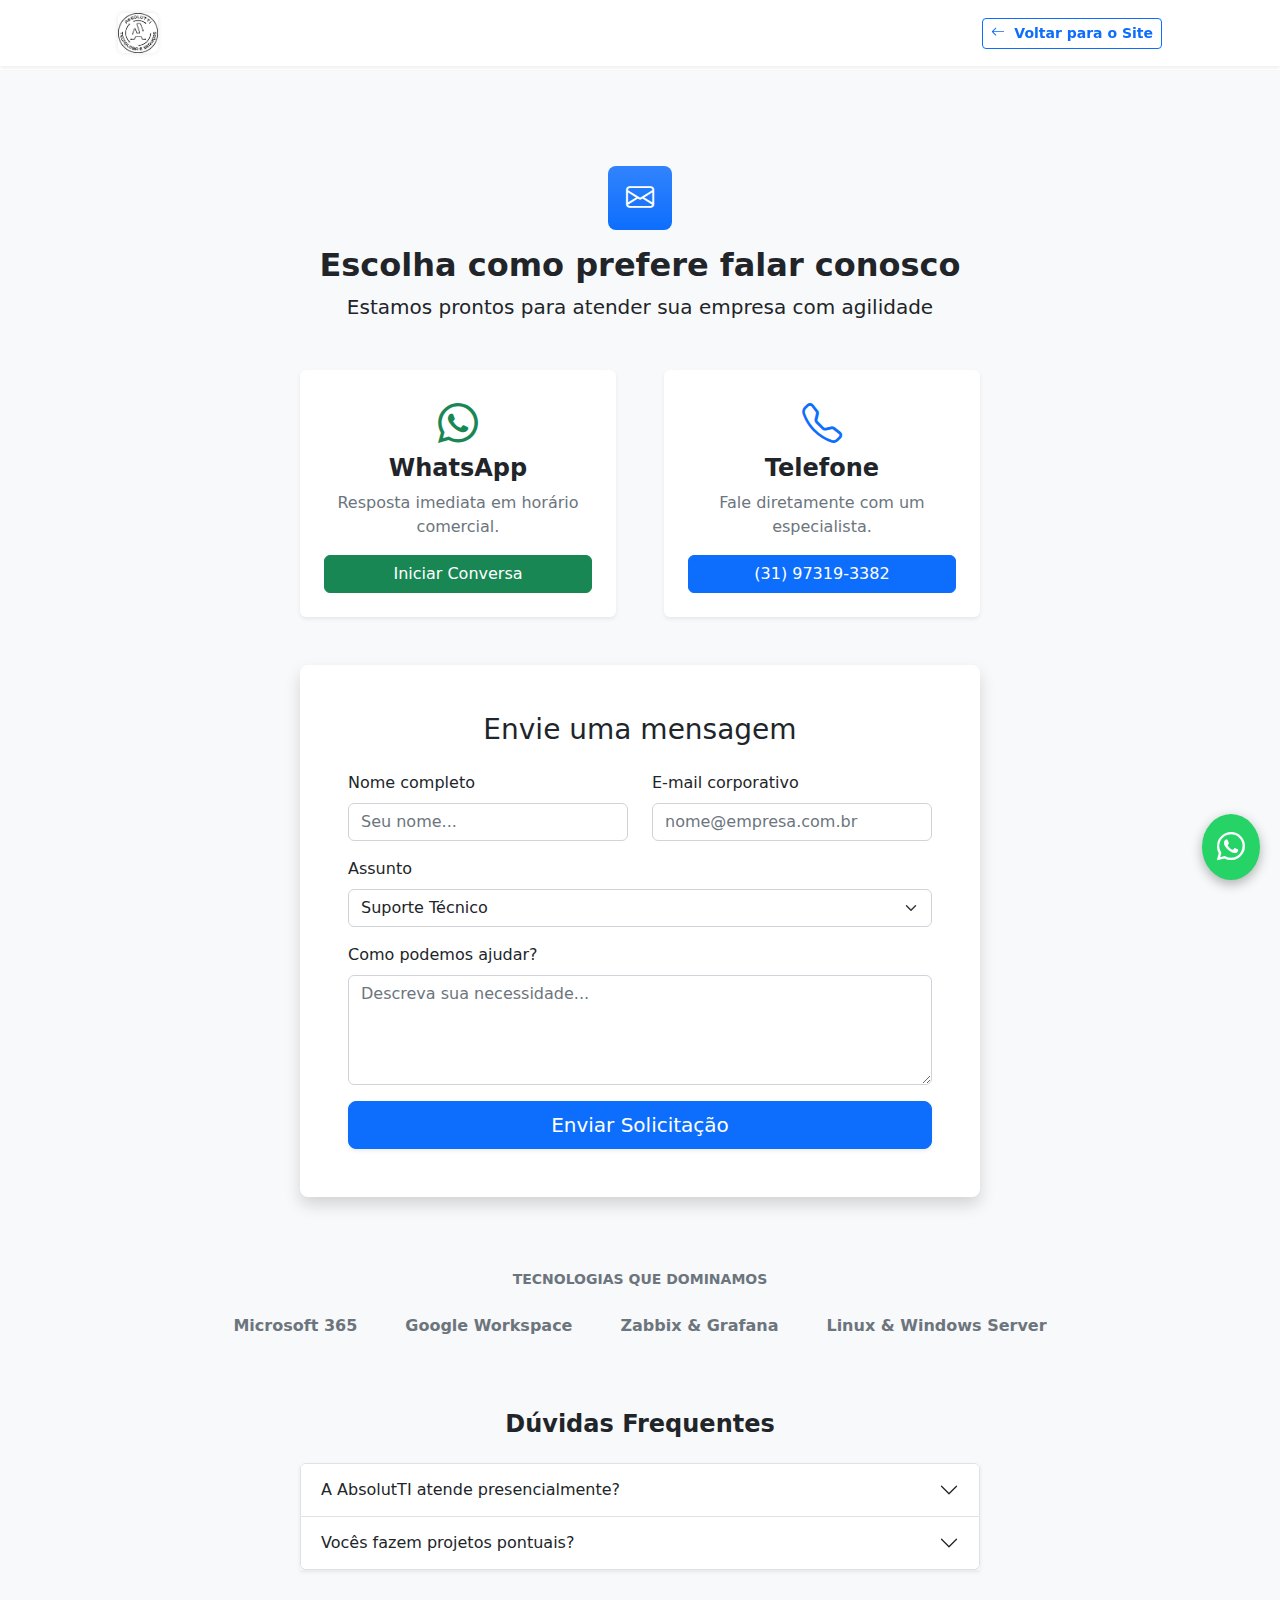
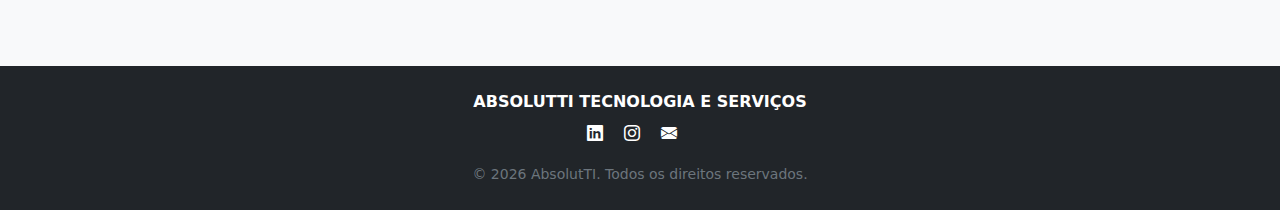
<file: contato.html>
<?xml version="1.0" encoding="utf-8"?>
<!DOCTYPE html>
<html xmlns="http://www.w3.org/1999/xhtml" lang="pt-br">
<head>
    <script async src="https://www.googletagmanager.com/gtag/js?id=G-K57XXMJR51"></script>
    <script>
      window.dataLayer = window.dataLayer || [];
      function gtag(){dataLayer.push(arguments);}
      gtag('js', new Date());
      gtag('config', 'G-K57XXMJR51');
    </script>

    <meta charset="utf-8"/>
    <meta name="viewport" content="width=device-width, initial-scale=1, shrink-to-fit=no"/>
    <title>Contato - ABSOLUTTI Tecnologia</title>
    <meta name="description" content="Fale com a AbsolutTI. Consultoria e Outsourcing de TI em BH e Região."/>

    <link rel="icon" type="image/x-icon" href="assets/favicon.ico"/>
    <link href="https://cdn.jsdelivr.net/npm/bootstrap-icons@1.4.1/font/bootstrap-icons.css" rel="stylesheet"/>
    <link href="css/styles.css" rel="stylesheet"/>
    
    <style>
        .navbar-brand img { height: 40px; }
        .tech-icon { filter: grayscale(100%); opacity: 0.6; transition: 0.3s; max-height: 40px; }
        .tech-icon:hover { filter: grayscale(0%); opacity: 1; }
        .accordion-button:not(.collapsed) { background-color: #f8f9fa; color: #0d6efd; }
        /* Compensação para navbar fixa */
        body { padding-top: 70px; }
    </style>
</head>

<body>
    <nav class="navbar navbar-expand-lg navbar-light bg-white shadow-sm fixed-top">
        <div class="container px-5">
            <a class="navbar-brand" href="index.html">
                <img src="assets/img/logoblack.png" alt="Logo AbsolutTI" />
            </a>
            <div class="ms-auto">
                <a class="btn btn-outline-primary btn-sm fw-bold" href="index.html">
                    <i class="bi bi-arrow-left me-1"></i> Voltar para o Site
                </a>
            </div>
        </div>
    </nav>

    <a href="https://wa.me/5531973193382" class="whatsapp-float" target="_blank" data-bs-toggle="tooltip" data-bs-placement="left" title="Fale conosco no WhatsApp">
        <i class="bi bi-whatsapp fs-3"></i>
    </a>

    <section class="py-5 bg-light" id="contato">
        <div class="container px-5 my-5">
            <div class="text-center mb-5">
                <div class="feature bg-primary bg-gradient text-white rounded-3 mb-3 d-inline-flex p-3"><i class="bi bi-envelope fs-3"></i></div>
                <h2 class="fw-bolder">Escolha como prefere falar conosco</h2>
                <p class="lead mb-0">Estamos prontos para atender sua empresa com agilidade</p>
            </div>
            
            <div class="row gx-5 justify-content-center">
                <div class="col-lg-4 mb-5">
                    <div class="card h-100 border-0 shadow-sm text-center">
                        <div class="card-body p-4">
                            <i class="bi bi-whatsapp text-success fs-1 mb-3"></i>
                            <h3 class="h4 fw-bolder">WhatsApp</h3>
                            <p class="text-muted">Resposta imediata em horário comercial.</p>
                            <a class="btn btn-success w-100" href="https://wa.me/5531973193382" target="_blank">Iniciar Conversa</a>
                        </div>
                    </div>
                </div>

                <div class="col-lg-4 mb-5">
                    <div class="card h-100 border-0 shadow-sm text-center">
                        <div class="card-body p-4">
                            <i class="bi bi-telephone text-primary fs-1 mb-3"></i>
                            <h3 class="h4 fw-bolder">Telefone</h3>
                            <p class="text-muted">Fale diretamente com um especialista.</p>
                            <a class="btn btn-primary w-100" href="tel:+5531973193382">(31) 97319-3382</a>
                        </div>
                    </div>
                </div>

                <div class="col-lg-8 mb-5">
                    <div class="bg-white rounded-3 shadow p-4 p-md-5">
                        <h3 class="text-center mb-4">Envie uma mensagem</h3>
                        <form id="contactForm">
                            <div class="row mb-3">
                                <div class="col-md-6 mb-3 mb-md-0">
                                    <label class="form-label" for="name">Nome completo</label>
                                    <input class="form-control" name="nome" id="name" type="text" placeholder="Seu nome..." required="required" />
                                </div>
                                <div class="col-md-6">
                                    <label class="form-label" for="email">E-mail corporativo</label>
                                    <input class="form-control" name="email" id="email" type="email" placeholder="nome@empresa.com.br" required="required" />
                                </div>
                            </div>
                            <div class="mb-3">
                                <label class="form-label" for="subject">Assunto</label>
                                <select class="form-select" name="assunto" id="subject">
                                    <option value="suporte">Suporte Técnico</option>
                                    <option value="consultoria">Consultoria / Projetos</option>
                                    <option value="parceria">Parcerias</option>
                                    <option value="outros">Outros</option>
                                </select>
                            </div>
                            <div class="mb-3">
                                <label class="form-label" for="message">Como podemos ajudar?</label>
                                <textarea class="form-control" name="mensagem" id="message" rows="4" placeholder="Descreva sua necessidade..." required="required"></textarea>
                            </div>
                            <div class="d-grid">
                                <button class="btn btn-primary btn-lg shadow-sm" id="submitButton" type="submit">Enviar Solicitação</button>
                            </div>
                        </form>
                    </div>
                </div>

                <div class="col-lg-10 text-center mb-5 mt-4">
                    <p class="small text-uppercase fw-bold text-muted mb-4">Tecnologias que dominamos</p>
                    <div class="d-flex flex-wrap justify-content-center align-items-center gap-4 gap-md-5">
                        <span class="fw-bold text-muted fs-6">Microsoft 365</span>
                        <span class="fw-bold text-muted fs-6">Google Workspace</span>
                        <span class="fw-bold text-muted fs-6">Zabbix & Grafana</span>
                        <span class="fw-bold text-muted fs-6">Linux & Windows Server</span>
                    </div>
                </div>

                <div class="col-lg-8 mt-4">
                    <h3 class="h4 fw-bolder text-center mb-4">Dúvidas Frequentes</h3>
                    <div class="accordion shadow-sm" id="faqAccordion">
                        <div class="accordion-item">
                            <h2 class="accordion-header" id="headingOne">
                                <button class="accordion-button collapsed" type="button" data-bs-toggle="collapse" data-bs-target="#collapseOne">
                                    A AbsolutTI atende presencialmente?
                                </button>
                            </h2>
                            <div id="collapseOne" class="accordion-collapse collapse" data-bs-parent="#faqAccordion">
                                <div class="accordion-body">Sim, realizamos atendimento remoto para todo o Brasil e suporte presencial em <strong>Belo Horizonte, Betim, Contagem e Ibirité</strong>.</div>
                            </div>
                        </div>
                        <div class="accordion-item">
                            <h2 class="accordion-header" id="headingTwo">
                                <button class="accordion-button collapsed" type="button" data-bs-toggle="collapse" data-bs-target="#collapseTwo">
                                    Vocês fazem projetos pontuais?
                                </button>
                            </h2>
                            <div id="collapseTwo" class="accordion-collapse collapse" data-bs-parent="#faqAccordion">
                                <div class="accordion-body">Sim. Atendemos desde projetos de migração para nuvem e segurança até contratos mensais de outsourcing completo.</div>
                            </div>
                        </div>
                    </div>
                </div>
            </div>
        </div>
    </section>

    <footer class="bg-dark text-white py-4">
        <div class="container text-center">
            <div class="mb-2 text-uppercase fw-bold">ABSOLUTTI TECNOLOGIA E SERVIÇOS</div>
            <div class="mb-3">
                <a href="https://www.linkedin.com/company/absolutti-tecnologia-e-servi%C3%A7os" class="text-white me-3" target="_blank"><i class="bi bi-linkedin"></i></a>
                <a href="https://www.instagram.com/absoluttibr" class="text-white me-3" target="_blank"><i class="bi bi-instagram"></i></a>
                <a href="mailto:suporte@absolutti.com" class="text-white me-3"><i class="bi bi-envelope-fill"></i></a>
            </div>
            <small class="text-muted">
                © 2026 AbsolutTI. Todos os direitos reservados.
            </small>
        </div>
    </footer>

    <script src="https://cdn.jsdelivr.net/npm/bootstrap@5.2.3/dist/js/bootstrap.bundle.min.js"></script>
    <script>
        const tooltipTriggerList = document.querySelectorAll('[data-bs-toggle="tooltip"]');
        const tooltipList = [...tooltipTriggerList].map(el => new bootstrap.Tooltip(el));

        const form = document.getElementById('contactForm');
        form.addEventListener('submit', async function(e) {
            e.preventDefault();
            const button = document.getElementById('submitButton');
            const formData = new FormData(this);
            button.disabled = true;
            button.innerText = 'Enviando...';
            try {
                const response = await fetch('https://formspree.io/f/xaqdvkrw', {
                    method: 'POST',
                    body: formData,
                    headers: { 'Accept': 'application/json' }
                });
                if (response.ok) {
                    alert('Mensagem enviada com sucesso! Entraremos em contato em breve.');
                    form.reset();
                } else {
                    alert('Erro ao enviar. Tente novamente ou use o WhatsApp.');
                }
            } catch (error) {
                alert('Erro de conexão.');
            } finally {
                button.disabled = false;
                button.innerText = 'Enviar Solicitação';
            }
        });
    </script>
</body>
</html>
</file>
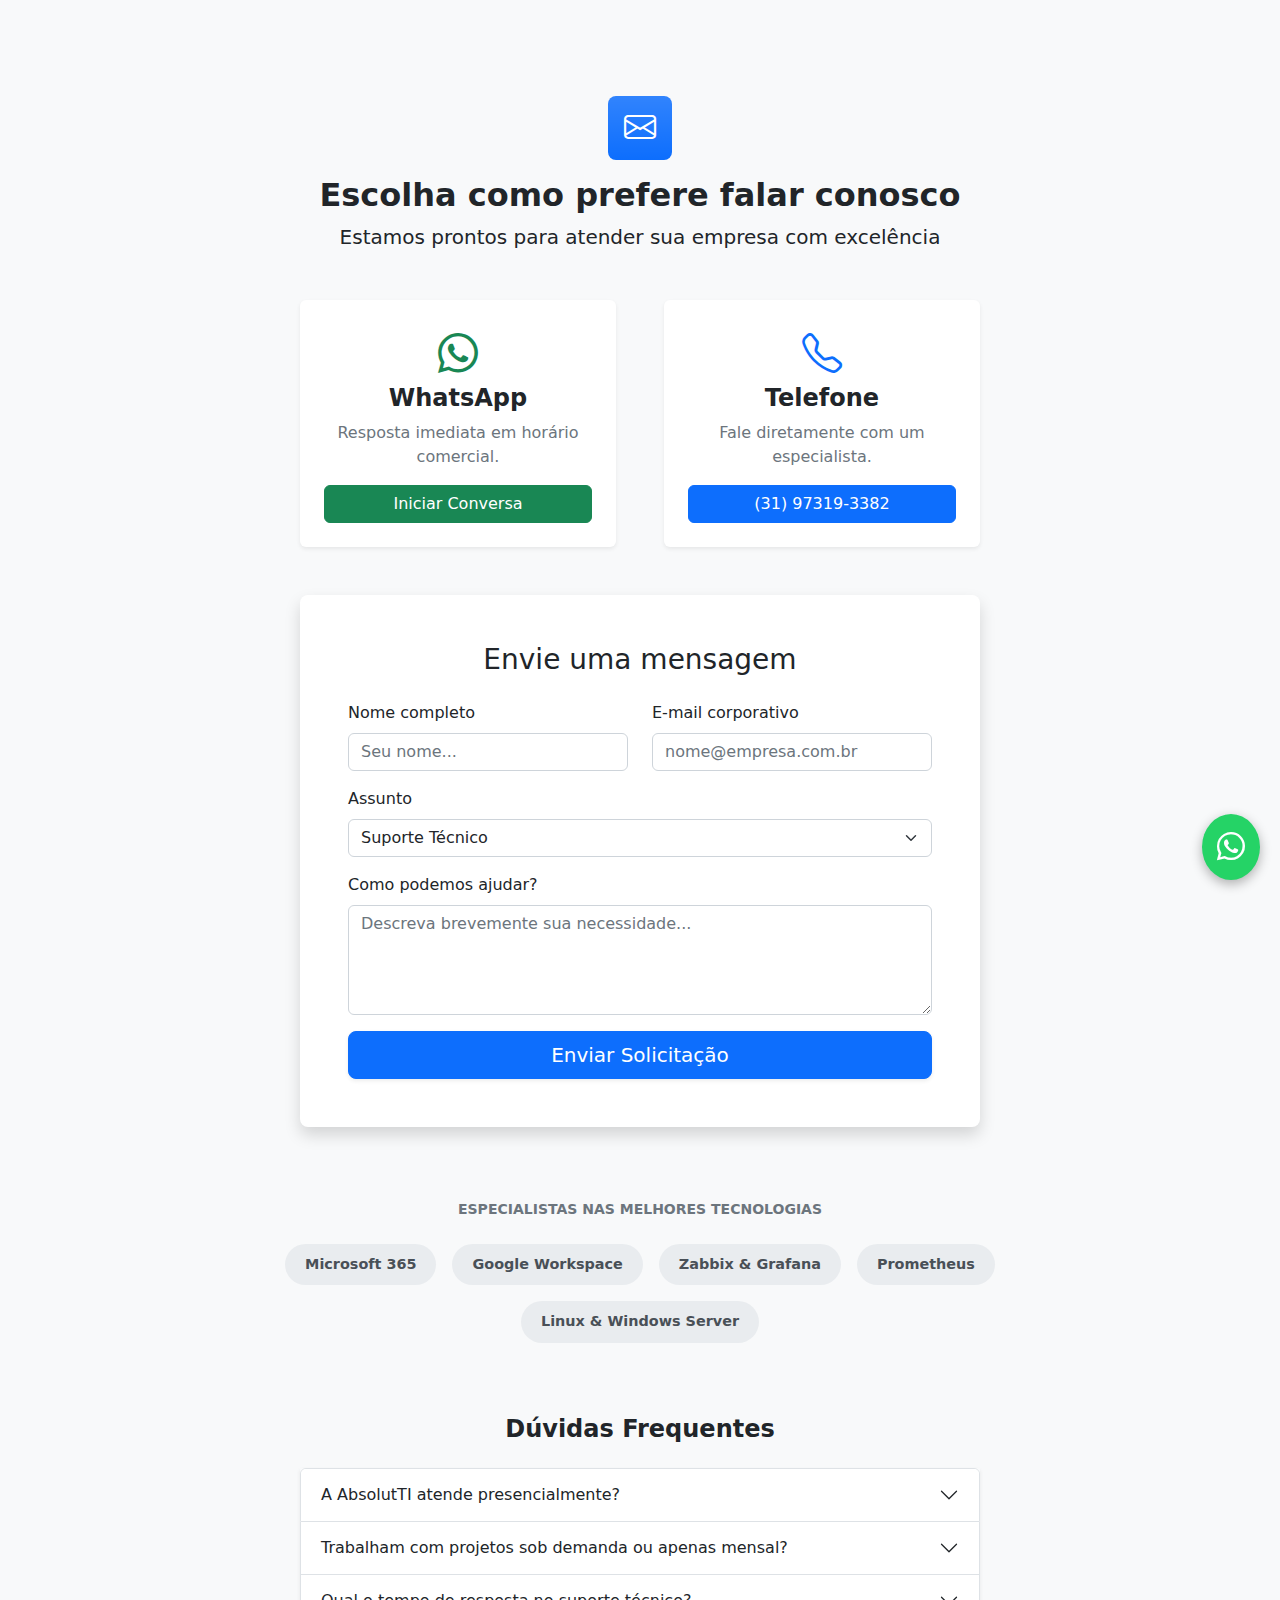
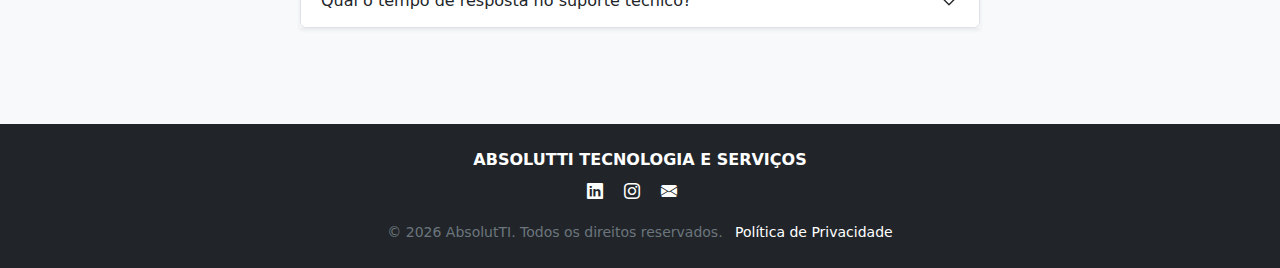
<file: teste.html>
<?xml version="1.0" encoding="utf-8"?>
<!DOCTYPE html>
<html xmlns="http://www.w3.org/1999/xhtml" lang="pt-br">
<head>
    <script async src="https://www.googletagmanager.com/gtag/js?id=G-K57XXMJR51"></script>
    <script>
      window.dataLayer = window.dataLayer || [];
      function gtag(){dataLayer.push(arguments);}
      gtag('js', new Date());
      gtag('config', 'G-K57XXMJR51');
    </script>

    <meta charset="utf-8"/>
    <meta name="viewport" content="width=device-width, initial-scale=1, shrink-to-fit=no"/>
    <title>Contato - ABSOLUTTI Tecnologia</title>
    <meta name="description" content="Fale com a AbsolutTI. Consultoria e Outsourcing de TI em BH, Betim, Contagem e Região."/>

    <link rel="icon" type="image/x-icon" href="assets/favicon.ico"/>
    <link href="https://cdn.jsdelivr.net/npm/bootstrap-icons@1.4.1/font/bootstrap-icons.css" rel="stylesheet"/>
    <link href="css/styles.css" rel="stylesheet"/>
    
    <style>
        .accordion-button:not(.collapsed) { background-color: #f8f9fa; color: #0d6efd; }
        .tech-badge { background: #e9ecef; color: #495057; padding: 10px 20px; border-radius: 50px; font-weight: 600; font-size: 0.9rem; transition: 0.3s; }
        .tech-badge:hover { background: #0d6efd; color: #fff; }
    </style>
</head>

<body>
    <a href="https://wa.me/5531973193382" class="whatsapp-float" target="_blank" data-bs-toggle="tooltip" data-bs-placement="left" title="Fale conosco no WhatsApp">
        <i class="bi bi-whatsapp fs-3"></i>
    </a>

    <section class="py-5 bg-light" id="contato">
        <div class="container px-5 my-5">
            <div class="text-center mb-5">
                <div class="feature bg-primary bg-gradient text-white rounded-3 mb-3"><i class="bi bi-envelope"></i></div>
                <h2 class="fw-bolder">Escolha como prefere falar conosco</h2>
                <p class="lead mb-0">Estamos prontos para atender sua empresa com excelência</p>
            </div>
            
            <div class="row gx-5 justify-content-center">
                <div class="col-lg-4 mb-5">
                    <div class="card h-100 border-0 shadow-sm text-center">
                        <div class="card-body p-4">
                            <i class="bi bi-whatsapp text-success fs-1 mb-3"></i>
                            <h3 class="h4 fw-bolder">WhatsApp</h3>
                            <p class="text-muted">Resposta imediata em horário comercial.</p>
                            <a class="btn btn-success w-100" href="https://wa.me/5531973193382" target="_blank">Iniciar Conversa</a>
                        </div>
                    </div>
                </div>

                <div class="col-lg-4 mb-5">
                    <div class="card h-100 border-0 shadow-sm text-center">
                        <div class="card-body p-4">
                            <i class="bi bi-telephone text-primary fs-1 mb-3"></i>
                            <h3 class="h4 fw-bolder">Telefone</h3>
                            <p class="text-muted">Fale diretamente com um especialista.</p>
                            <a class="btn btn-primary w-100" href="tel:+5531973193382">(31) 97319-3382</a>
                        </div>
                    </div>
                </div>

                <div class="col-lg-8 mb-5">
                    <div class="bg-white rounded-3 shadow p-4 p-md-5">
                        <h3 class="text-center mb-4">Envie uma mensagem</h3>
                        <form id="contactForm">
                            <div class="row mb-3">
                                <div class="col-md-6 mb-3 mb-md-0">
                                    <label class="form-label" for="name">Nome completo</label>
                                    <input class="form-control" name="nome" id="name" type="text" placeholder="Seu nome..." required="required" />
                                </div>
                                <div class="col-md-6">
                                    <label class="form-label" for="email">E-mail corporativo</label>
                                    <input class="form-control" name="email" id="email" type="email" placeholder="nome@empresa.com.br" required="required" />
                                </div>
                            </div>
                            <div class="mb-3">
                                <label class="form-label" for="subject">Assunto</label>
                                <select class="form-select" name="assunto" id="subject">
                                    <option value="suporte">Suporte Técnico</option>
                                    <option value="consultoria">Consultoria / Projetos</option>
                                    <option value="parceria">Parcerias</option>
                                    <option value="outros">Outros</option>
                                </select>
                            </div>
                            <div class="mb-3">
                                <label class="form-label" for="message">Como podemos ajudar?</label>
                                <textarea class="form-control" name="mensagem" id="message" rows="4" placeholder="Descreva brevemente sua necessidade..." required="required"></textarea>
                            </div>
                            <div class="d-grid">
                                <button class="btn btn-primary btn-lg shadow-sm" id="submitButton" type="submit">Enviar Solicitação</button>
                            </div>
                        </form>
                    </div>
                </div>

                <div class="col-lg-10 text-center mb-5 mt-4">
                    <p class="small text-uppercase fw-bold text-muted mb-4">Especialistas nas melhores tecnologias</p>
                    <div class="d-flex flex-wrap justify-content-center gap-3">
                        <span class="tech-badge">Microsoft 365</span>
                        <span class="tech-badge">Google Workspace</span>
                        <span class="tech-badge">Zabbix & Grafana</span>
                        <span class="tech-badge">Prometheus</span>
                        <span class="tech-badge">Linux & Windows Server</span>
                    </div>
                </div>

                <div class="col-lg-8 mt-4">
                    <h3 class="h4 fw-bolder text-center mb-4">Dúvidas Frequentes</h3>
                    <div class="accordion shadow-sm" id="faqAccordion">
                        <div class="accordion-item">
                            <h2 class="accordion-header">
                                <button class="accordion-button collapsed" type="button" data-bs-toggle="collapse" data-bs-target="#faq1">
                                    A AbsolutTI atende presencialmente?
                                </button>
                            </h2>
                            <div id="faq1" class="accordion-collapse collapse" data-bs-parent="#faqAccordion">
                                <div class="accordion-body">Sim. Atendemos 100% remoto em todo o país e oferecemos suporte presencial em <strong>Belo Horizonte, Betim, Contagem e Ibirité</strong>.</div>
                            </div>
                        </div>
                        <div class="accordion-item">
                            <h2 class="accordion-header">
                                <button class="accordion-button collapsed" type="button" data-bs-toggle="collapse" data-bs-target="#faq2">
                                    Trabalham com projetos sob demanda ou apenas mensal?
                                </button>
                            </h2>
                            <div id="faq2" class="accordion-collapse collapse" data-bs-parent="#faqAccordion">
                                <div class="accordion-body">Realizamos tanto projetos pontuais (migrações, auditorias, implantação de redes) quanto outsourcing completo com contratos mensais de suporte.</div>
                            </div>
                        </div>
                        <div class="accordion-item">
                            <h2 class="accordion-header">
                                <button class="accordion-button collapsed" type="button" data-bs-toggle="collapse" data-bs-target="#faq3">
                                    Qual o tempo de resposta no suporte técnico?
                                </button>
                            </h2>
                            <div id="faq3" class="accordion-collapse collapse" data-bs-parent="#faqAccordion">
                                <div class="accordion-body">Nosso atendimento via WhatsApp e Telefone é imediato para triagem. Trabalhamos com SLAs rigorosos para garantir que sua empresa não fique parada.</div>
                            </div>
                        </div>
                    </div>
                </div>
            </div>
        </div>
    </section>

    <footer class="bg-dark text-white py-4">
        <div class="container text-center">
            <div class="mb-2">
                <a href="https://www.absolutti.com" class="text-white text-decoration-none fw-bold">ABSOLUTTI TECNOLOGIA E SERVIÇOS</a>
            </div>
            <div class="mb-3">
                <a href="https://www.linkedin.com/company/absolutti-tecnologia-e-servi%C3%A7os" class="text-white me-3" target="_blank"><i class="bi bi-linkedin"></i></a>
                <a href="https://www.instagram.com/absoluttibr" class="text-white me-3" target="_blank"><i class="bi bi-instagram"></i></a>
                <a href="mailto:murilo@absolutti.com" class="text-white me-3"><i class="bi bi-envelope-fill"></i></a>
            </div>
            <small class="text-muted">
                © 2026 AbsolutTI. Todos os direitos reservados.
                <a href="#!" class="text-decoration-none text-white ms-2">Política de Privacidade</a>
            </small>
        </div>
    </footer>

    <script src="https://cdn.jsdelivr.net/npm/bootstrap@5.2.3/dist/js/bootstrap.bundle.min.js"></script>
    <script>
        // Inicializar Tooltips
        const tooltipTriggerList = document.querySelectorAll('[data-bs-toggle="tooltip"]');
        const tooltipList = [...tooltipTriggerList].map(el => new bootstrap.Tooltip(el));

        // Envio do Form via Fetch API
        const form = document.getElementById('contactForm');
        form.addEventListener('submit', async function(e) {
            e.preventDefault();
            const button = document.getElementById('submitButton');
            const formData = new FormData(this);
            button.disabled = true;
            button.innerText = 'Enviando...';

            try {
                const response = await fetch('https://formspree.io/f/xaqdvkrw', {
                    method: 'POST',
                    body: formData,
                    headers: { 'Accept': 'application/json' }
                });

                if (response.ok) {
                    alert('Mensagem enviada com sucesso! Murilo ou nossa equipe entrará em contato em breve.');
                    form.reset();
                } else {
                    alert('Houve um erro no envio. Por favor, tente pelo WhatsApp.');
                }
            } catch (error) {
                alert('Erro de conexão. Verifique sua internet.');
            } finally {
                button.disabled = false;
                button.innerText = 'Enviar Solicitação';
            }
        });
    </script>
</body>
</html>
</file>
